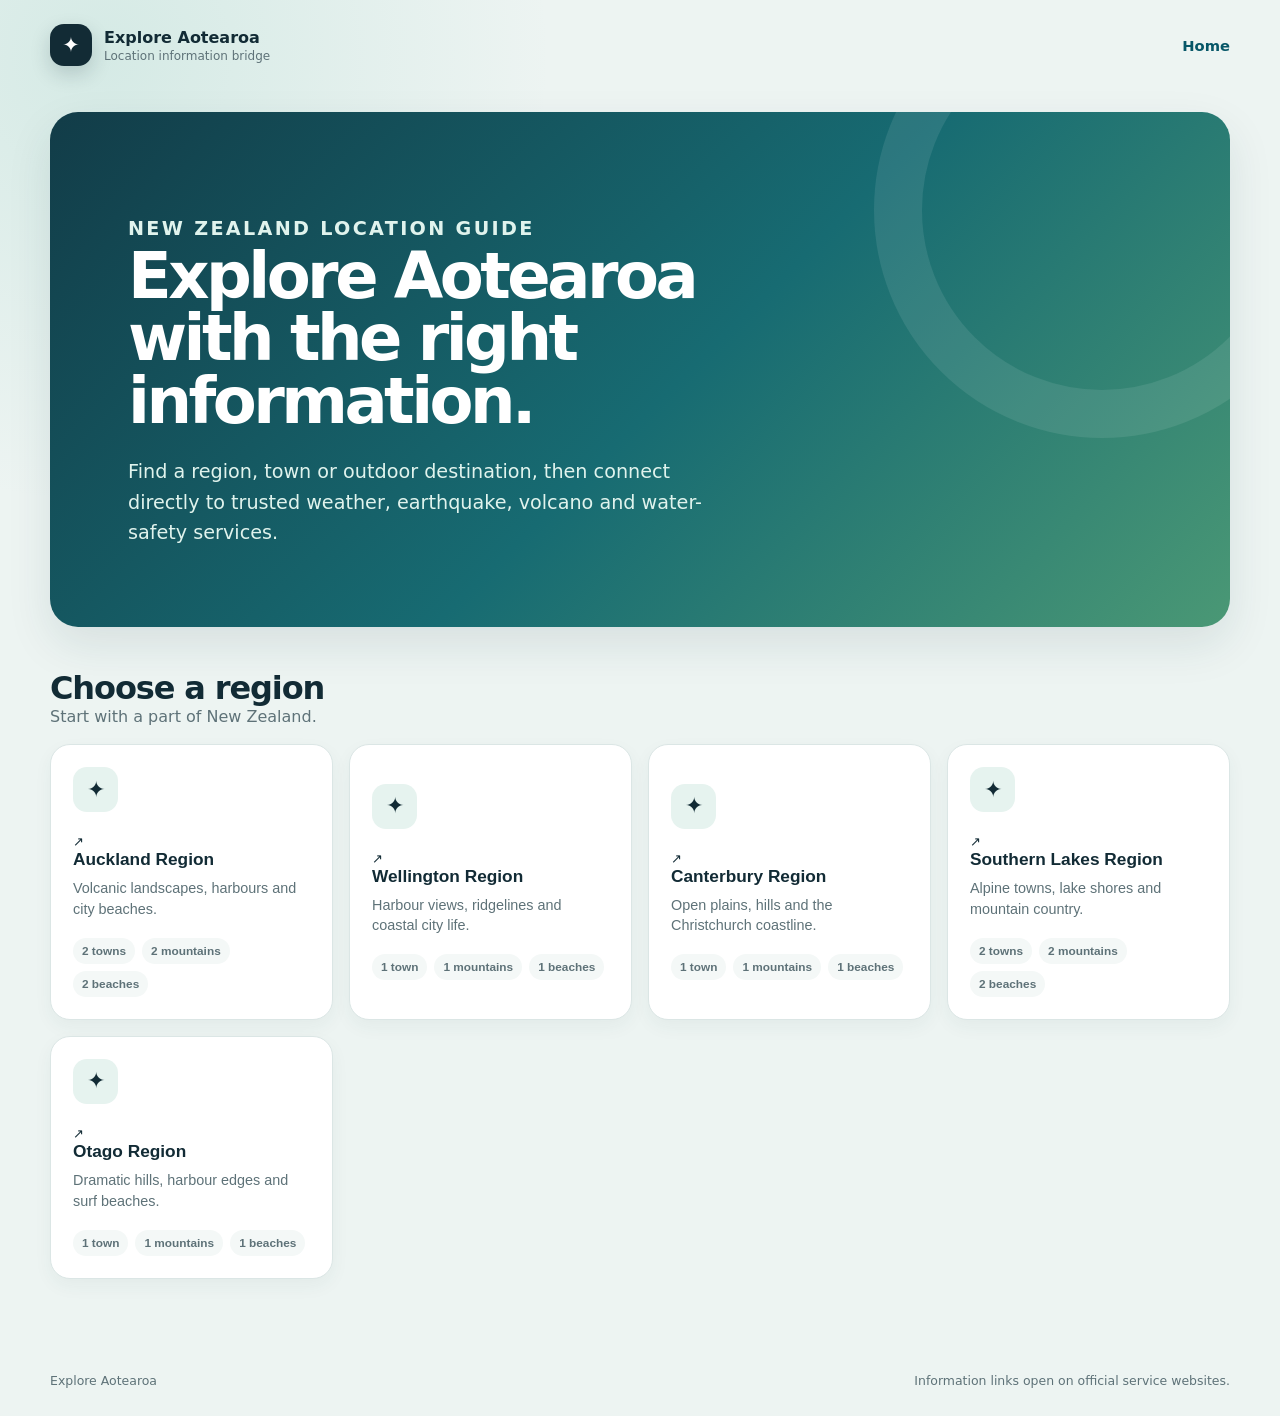
<file: index.html>
<!doctype html>
<html lang="en-NZ">
<head>
  <meta charset="UTF-8">
  <meta name="viewport" content="width=device-width, initial-scale=1.0">
  <meta name="description" content="Explore New Zealand locations and connect to MetService, SafeSwim and GeoNet information.">
  <title>Explore Aotearoa</title>
  <link rel="stylesheet" href="styles.css">
</head>
<body>
  <div class="app-shell">
    <header class="site-header">
      <a class="brand" href="#/" aria-label="Explore Aotearoa home">
        <span class="brand-mark" aria-hidden="true">✦</span>
        <span><strong>Explore Aotearoa</strong><small>Location information bridge</small></span>
      </a>
      <a class="header-home" href="#/">Home</a>
    </header>
    <main id="app" aria-live="polite"></main>
    <footer class="site-footer"><span>Explore Aotearoa</span><span>Information links open on official service websites.</span></footer>
  </div>
  <script src="app.js" defer></script>
</body>
</html>
</file>
<file: styles.css>
:root {
  --ink: #122b35;
  --muted: #5e7278;
  --line: #dbe6e5;
  --surface: #ffffff;
  --surface-soft: #f4f8f7;
  --sea: #0a7890;
  --sea-dark: #075768;
  --shadow: 0 18px 45px rgba(22, 61, 69, 0.1);
  font-family: Inter, ui-sans-serif, system-ui, -apple-system, BlinkMacSystemFont, "Segoe UI", sans-serif;
  color: var(--ink);
  background: #edf4f2;
  font-synthesis: none;
}

* { box-sizing: border-box; }
body { margin: 0; min-width: 320px; background: radial-gradient(circle at 8% 4%, rgba(117, 194, 178, 0.2), transparent 28rem), #edf4f2; }
a { color: inherit; }
button, a { -webkit-tap-highlight-color: transparent; }
.app-shell { min-height: 100vh; display: flex; flex-direction: column; }

.site-header, #app, .site-footer { width: min(1180px, calc(100% - 40px)); margin: 0 auto; }
.site-header { padding: 24px 0; display: flex; align-items: center; justify-content: space-between; gap: 24px; }
.brand { display: inline-flex; align-items: center; gap: 12px; text-decoration: none; }
.brand-mark { width: 42px; height: 42px; display: grid; place-items: center; border-radius: 14px; color: white; background: var(--ink); font-size: 1.3rem; box-shadow: 0 8px 20px rgba(18, 43, 53, 0.18); }
.brand strong, .brand small { display: block; }
.brand small { margin-top: 2px; color: var(--muted); font-size: 0.75rem; }
.header-home { color: var(--sea-dark); font-size: 0.92rem; font-weight: 700; text-decoration: none; }
.header-home:hover { text-decoration: underline; }
#app { flex: 1; padding: 22px 0 72px; }

.hero { position: relative; overflow: hidden; border-radius: 28px; padding: clamp(32px, 7vw, 78px); color: white; background: linear-gradient(135deg, #123c48 0%, #176b72 53%, #4a9875 100%); box-shadow: var(--shadow); }
.hero::after { content: ""; position: absolute; width: 360px; height: 360px; right: -100px; top: -130px; border: 48px solid rgba(255, 255, 255, 0.09); border-radius: 50%; }
.hero > * { position: relative; z-index: 1; max-width: 680px; }
.eyebrow { margin: 0 0 12px; color: #bde7d2; font-size: 0.75rem; font-weight: 800; letter-spacing: 0.12em; text-transform: uppercase; }
.hero h1 { max-width: 620px; margin: 0; font-size: clamp(2.2rem, 5vw, 4.7rem); line-height: 0.98; letter-spacing: -0.055em; }
.hero p { max-width: 590px; margin: 24px 0 0; color: #e0f3ed; font-size: clamp(1rem, 2vw, 1.2rem); line-height: 1.6; }
.section-heading { margin: 42px 0 18px; display: flex; align-items: end; justify-content: space-between; gap: 20px; }
.section-heading h2 { margin: 0; font-size: clamp(1.45rem, 3vw, 2rem); letter-spacing: -0.035em; }
.section-heading p { margin: 0; color: var(--muted); }
.breadcrumbs { display: flex; flex-wrap: wrap; align-items: center; gap: 8px; margin: 4px 0 22px; color: var(--muted); font-size: 0.88rem; }
.crumb { padding: 0; border: 0; color: var(--sea-dark); background: none; cursor: pointer; font: inherit; font-weight: 700; }
.crumb:hover { text-decoration: underline; }
.crumb-separator { color: #9aafaf; }
.page-title { margin: 0; font-size: clamp(2rem, 5vw, 3.7rem); letter-spacing: -0.055em; line-height: 1; }
.page-intro { max-width: 700px; margin: 14px 0 0; color: var(--muted); line-height: 1.6; }

.card-grid { display: grid; grid-template-columns: repeat(auto-fit, minmax(min(100%, 245px), 1fr)); gap: 16px; }
.card { width: 100%; min-height: 170px; padding: 22px; border: 1px solid var(--line); border-radius: 20px; color: var(--ink); text-align: left; background: var(--surface); box-shadow: 0 7px 18px rgba(31, 74, 77, 0.05); cursor: pointer; transition: transform 160ms ease, box-shadow 160ms ease, border-color 160ms ease; }
.card:hover { border-color: #a6cbc2; box-shadow: var(--shadow); transform: translateY(-3px); }
.card:focus-visible, .crumb:focus-visible, .header-home:focus-visible, .service-link:focus-visible { outline: 3px solid #f4bd4f; outline-offset: 3px; }
.card-icon { display: grid; place-items: center; width: 45px; height: 45px; margin-bottom: 22px; border-radius: 14px; font-size: 1.35rem; background: #e6f3ef; }
.card-icon.sea-icon { background: #e2f3f5; }
.card-icon.mountain-icon { background: #e4f1e8; }
.card h3 { margin: 0; font-size: 1.08rem; }
.card p { margin: 8px 0 0; color: var(--muted); font-size: 0.9rem; line-height: 1.45; }
.card-meta { display: flex; flex-wrap: wrap; gap: 7px; margin-top: 18px; }
.pill { display: inline-flex; padding: 6px 9px; border-radius: 999px; color: var(--muted); background: var(--surface-soft); font-size: 0.74rem; font-weight: 700; }
.category-grid { grid-template-columns: repeat(2, minmax(0, 1fr)); }
.category-card { min-height: 220px; display: flex; flex-direction: column; justify-content: space-between; }
.category-card.mountains:hover { border-color: #8fc6a8; }
.category-card.beaches:hover { border-color: #7ec6d4; }
.category-card .card-icon { font-size: 1.8rem; }
.category-card.mountains .card-icon { background: #dff0e6; }
.category-card.beaches .card-icon { background: #dff2f5; }
.category-action { color: var(--sea-dark); font-size: 0.86rem; font-weight: 800; }
.location-card { min-height: 145px; }
.location-card .card-icon { margin-bottom: 18px; }
.location-card .card-arrow { float: right; color: var(--sea); font-size: 1.3rem; }

.location-panel { display: grid; grid-template-columns: minmax(0, 1fr) 1.2fr; gap: 24px; align-items: stretch; }
.location-summary, .service-panel { padding: clamp(22px, 4vw, 36px); border: 1px solid var(--line); border-radius: 24px; background: var(--surface); box-shadow: 0 8px 26px rgba(31, 74, 77, 0.06); }
.location-summary { background: linear-gradient(145deg, #124852, #217b73); color: white; }
.location-summary .eyebrow { color: #bde7d2; }
.location-summary h2 { margin: 0; font-size: clamp(2rem, 4vw, 3.25rem); letter-spacing: -0.055em; }
.location-summary p { color: #d9f0e9; line-height: 1.6; }
.service-panel h3 { margin: 0 0 16px; font-size: 1.15rem; }
.service-list { display: grid; gap: 12px; }
.service-link { display: flex; align-items: center; justify-content: space-between; gap: 16px; padding: 16px; border: 1px solid var(--line); border-radius: 15px; color: var(--ink); text-decoration: none; background: var(--surface-soft); }
.service-link:hover { border-color: #91c5bb; background: #edf8f5; }
.service-link strong, .service-link small { display: block; }
.service-link small { margin-top: 4px; color: var(--muted); }
.service-arrow { color: var(--sea); font-size: 1.25rem; }
.empty-state { padding: 28px; border: 1px dashed #b8ccca; border-radius: 18px; color: var(--muted); background: rgba(255,255,255,0.5); }
.site-footer { padding: 22px 0 28px; display: flex; justify-content: space-between; gap: 20px; color: var(--muted); font-size: 0.78rem; }

@media (max-width: 760px) {
  .site-header, #app, .site-footer { width: min(100% - 28px, 1180px); }
  .site-header { padding: 18px 0; }
  #app { padding-top: 12px; }
  .hero { border-radius: 22px; padding: 34px 24px 40px; }
  .section-heading { display: block; margin-top: 30px; }
  .section-heading p { margin-top: 7px; }
  .category-grid, .location-panel { grid-template-columns: 1fr; }
  .location-panel { gap: 14px; }
  .site-footer { display: block; line-height: 1.6; }
  .site-footer span { display: block; }
}
@media (max-width: 420px) {
  .brand small { display: none; }
  .brand strong { font-size: 0.95rem; }
  .brand-mark { width: 36px; height: 36px; border-radius: 12px; }
  .card { min-height: 150px; padding: 18px; }
}
</file>
